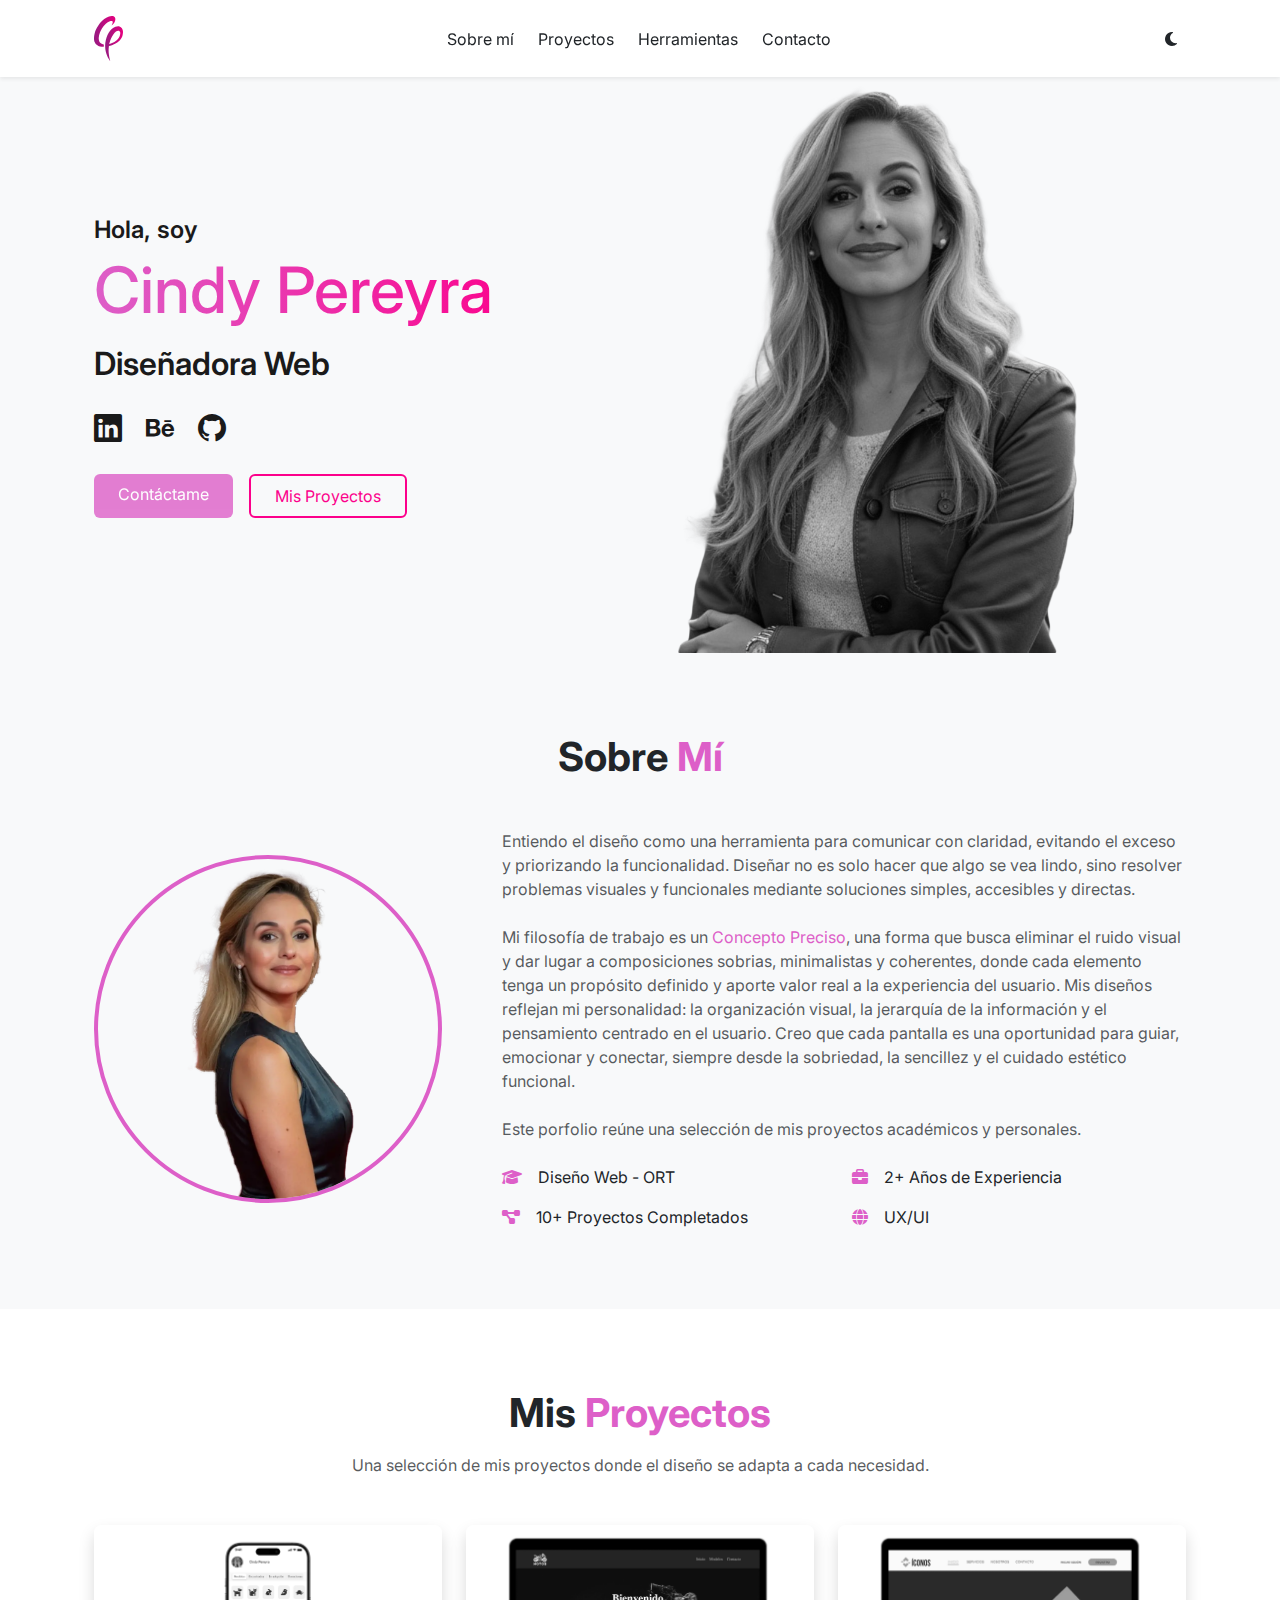
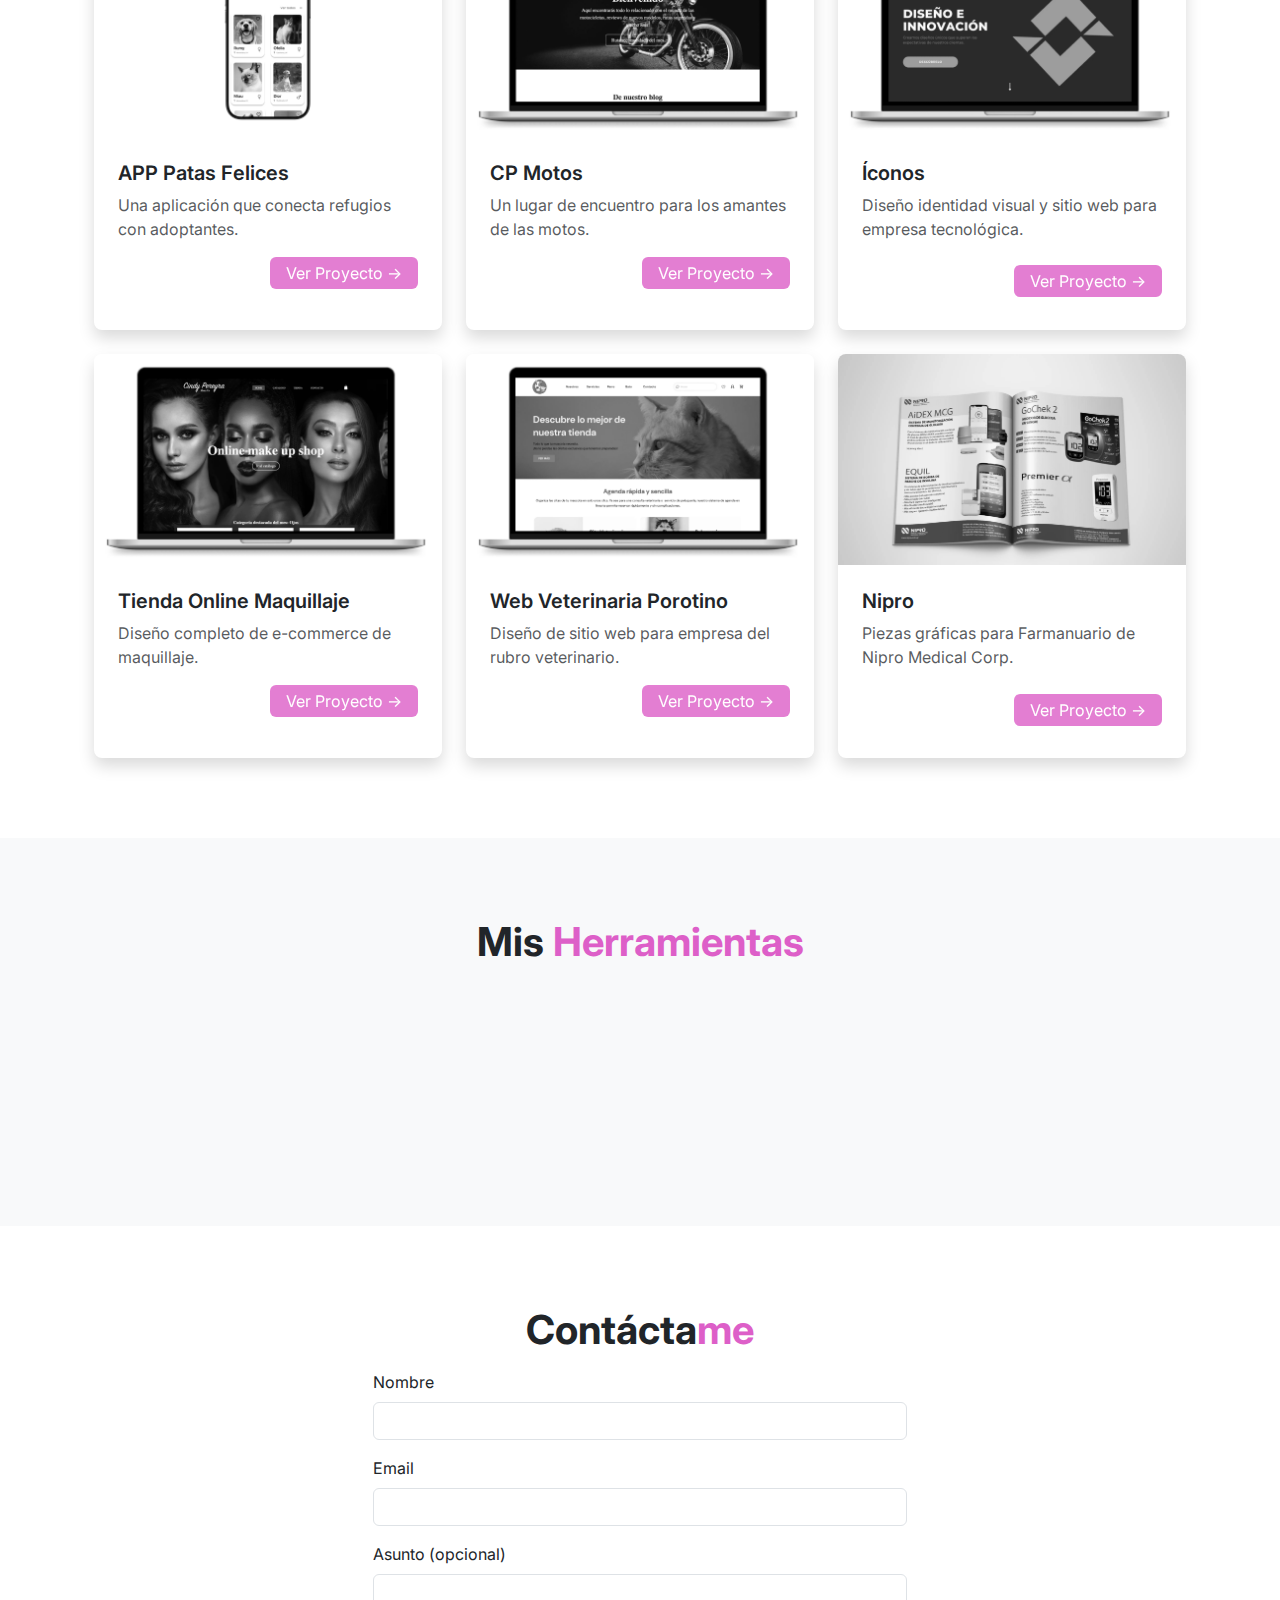
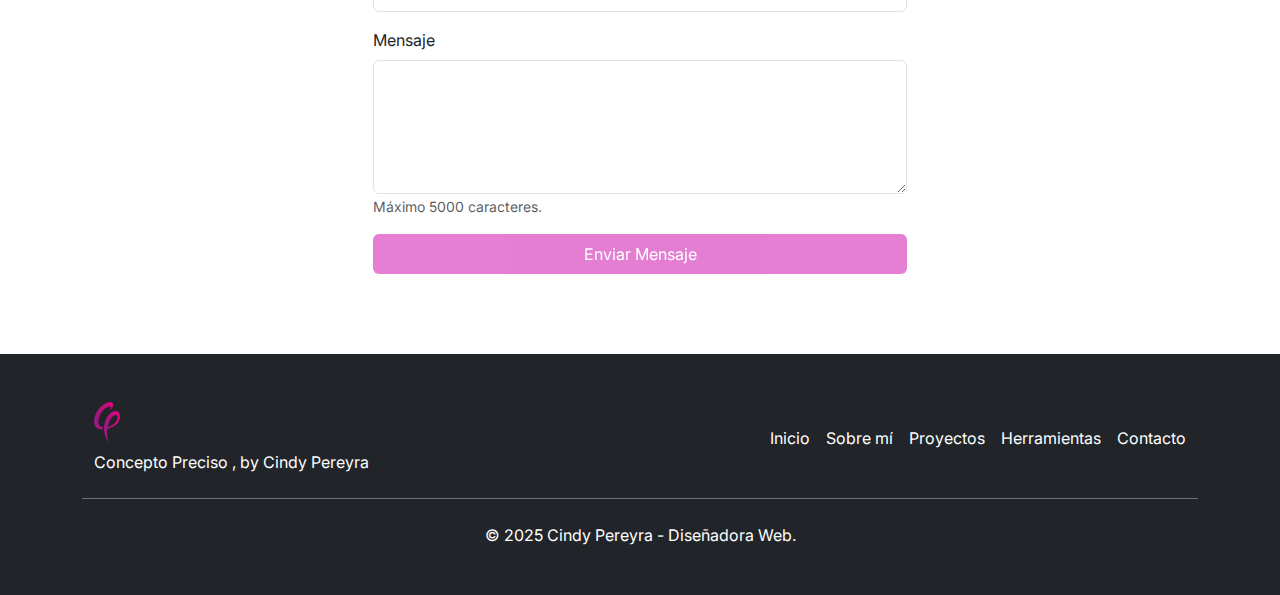
<file: index.html>
<!DOCTYPE html>
<html lang="es">

<head>
    <meta charset="utf-8" />
    <meta content="width=device-width, initial-scale=1.0" name="viewport" />
    <title>Portfolio | Diseñadora Web</title>
    <!-- Favicon -->
    <link rel="icon" href="img/logo_cp_r.svg" type="image/x-icon">
    <!-- CSS Bootstrap -->
    <link href="https://cdn.jsdelivr.net/npm/bootstrap@5.3.0/dist/css/bootstrap.min.css" rel="stylesheet" />
    <link href="https://cdnjs.cloudflare.com/ajax/libs/font-awesome/6.4.0/css/all.min.css" rel="stylesheet">
    <link href="https://cdn.jsdelivr.net/npm/bootstrap-icons@1.10.0/font/bootstrap-icons.css" rel="stylesheet" />
    <link href="https://fonts.googleapis.com/css2?family=Inter:wght@400;600;700&display=swap" rel="stylesheet" />
    <link href="styles.css" rel="stylesheet" />
</head>

<body class="dark-mode-transition">
    <!-- Header -->
    <header class="shadow-sm">
        <div class="container px-4 py-3">
            <div class="d-flex justify-content-between align-items-center">
                <!-- Logo -->
                <a href="#" class="logo-navbar">
                    <img src="img/logo_cp_r.svg" alt="Cindy Pereyra Logo">
                </a>
                <!-- Barra de menú para Desktop -->
                <nav class="d-none d-md-flex gap-4">
                    <a class="text-decoration-none text-dark hover-menu" href="#about">Sobre mí</a>
                    <a class="text-decoration-none text-dark hover-menu" href="#proyectos">Proyectos</a>
                    <a class="text-decoration-none text-dark hover-menu" href="#herramientas">Herramientas</a>
                    <a class="text-decoration-none text-dark hover-menu" href="#contact">Contacto</a>
                </nav>
                <div class="d-flex align-items-center gap-3">
                    <!-- Botón de Dark Mode -->
                    <button class="btn p-2 rounded-circle hover-bg" id="botonDarkMode">
                        <i class="fas fa-moon text-dark" id="iconoDarkMode"></i>
                    </button>
                    <!-- Botón de Menú Mobile -->
                    <button class="d-md-none btn p-2 rounded-circle hover-bg " id="mobile-menu-button">
                        <i class="fas fa-bars text-dark"></i>
                    </button>
                </div>
            </div>
            <!-- Menú Mobile -->
            <div class="mt-3 pb-3 d-none" id="mobile-menu">
                <a class="d-block py-2 text-decoration-none text-dark hover-menu" href="#about">Sobre mí</a>
                <a class="d-block py-2 text-decoration-none text-dark hover-menu" href="#proyectos">Proyectos</a>
                <a class="d-block py-2 text-decoration-none text-dark hover-menu" href="#herramientas">Herramientas</a>
                <a class="d-block py-2 text-decoration-none text-dark hover-menu" href="#contact">Contacto</a>
            </div>
        </div>
    </header>
    <!-- Hero -->
    <section class="hero-alto" id="home">
        <div class="container px-4">
            <div class="row align-items-center">
                <!-- Columna izquierda: texto -->
                <div class="col-md-5 text-center text-md-start mb-5 mb-md-0">
                    <p class="intro fw-semibold mb-1">Hola, soy</p>
                    <h1 class="titulo-hero mb-3 text-gradient">Cindy Pereyra</h1>
                    <h2 class="subtitulo-hero fw-semibold mb-4">Diseñadora Web</h2>
                    <ul
                        class="social-icons list-unstyled d-flex gap-4 mb-4 justify-content-center justify-content-md-start">
                        <li>
                            <a aria-label="LinkedIn" class="social-link"
                                href="https://www.linkedin.com/in/cindypereyra/" target="_blank">
                                <i class="bi bi-linkedin"></i>
                            </a>
                        </li>
                        <li>
                            <a aria-label="Behance" class="social-link" href="https://www.behance.net/cindypereyra"
                                target="_blank">
                                <i class="bi bi-behance"></i>
                            </a>
                        </li>
                        <li>
                            <a aria-label="GitHub" class="social-link" href="https://github.com/cindypereyra"
                                target="_blank">
                                <i class="bi bi-github"></i>
                            </a>
                        </li>
                    </ul>
                    <div class="d-flex flex-column flex-md-row gap-3 justify-content-center justify-content-md-start">
                        <a class="btn btn-primary-gradient px-4 py-2 rounded" href="#contact">Contáctame</a>
                        <a class="btn btn-outline-gradient px-4 py-2 rounded" href="#proyectos">Mis Proyectos</a>
                    </div>
                </div>
                <!-- Columna derecha: imagen -->
                <div class="col-md-7 d-flex align-items-center justify-content-center">
                    <img src="img/hero_cin.png" alt="Cindy Pereyra" class="hero-img">
                </div>
            </div>
        </div>
        </div>
    </section>
    <!-- Section Sobre Mi -->
    <section class="section bg-light" id="about">
        <div class="container px-4">
            <h2 class="text-center fs-1 fw-bold mb-5">Sobre <span class="text-primary-custom">Mí</span></h2>
            <div class="row align-items-center">
                <div class="col-md-4 mb-5 mb-md-0 d-flex justify-content-center">
                    <div class="about-img-container">
                        <img alt="Cindy" class="w-100 h-100 object-fit-cover" src="img/about_me_Cin.webp" />
                    </div>


                </div>
                <div class="col-md-8 ps-md-5">
                    <p class="text-muted mb-4">
                        Entiendo el diseño como una herramienta para comunicar con claridad, evitando el exceso y
                        priorizando la funcionalidad. Diseñar no es solo hacer que algo se vea lindo,
                        sino resolver problemas visuales y funcionales mediante soluciones simples, accesibles y
                        directas.
                    </p>
                    <p class="text-muted mb-4">
                        Mi filosofía de trabajo es un <span class="text-primary-custom">Concepto Preciso</span>, una
                        forma que busca eliminar
                        el ruido visual y dar lugar a composiciones sobrias, minimalistas y coherentes,
                        donde cada elemento tenga un propósito definido y aporte valor real a la experiencia
                        del usuario.
                        Mis diseños reflejan mi personalidad: la organización visual, la jerarquía de la
                        información y el pensamiento centrado en el usuario. Creo que cada pantalla es una
                        oportunidad para guiar, emocionar y conectar, siempre desde la sobriedad, la sencillez
                        y el cuidado estético funcional.
                    </p>
                    <p class="text-muted mb-4">
                        Este porfolio reúne una selección de mis proyectos académicos y personales.
                    </p>


                    <div class="row g-3">
                        <div class="col-6 d-flex align-items-center">
                            <i class="fas fa-graduation-cap text-primary-custom me-3"></i>
                            <span>Diseño Web - ORT</span>
                        </div>
                        <div class="col-6 d-flex align-items-center">
                            <i class="fas fa-briefcase text-primary-custom me-3"></i>
                            <span>2+ Años de Experiencia</span>
                        </div>
                        <div class="col-6 d-flex align-items-center">
                            <i class="fas fa-project-diagram text-primary-custom me-3"></i>
                            <span>10+ Proyectos Completados</span>
                        </div>
                        <div class="col-6 d-flex align-items-center">
                            <i class="fas fa-globe text-primary-custom me-3"></i>
                            <span>UX/UI</span>
                        </div>
                    </div>
                </div>
            </div>
        </div>
    </section>
    <!-- Section de Proyecto -->
    <section class="section" id="proyectos">
        <div class="container px-4">
            <h2 class="text-center fs-1 fw-bold mb-3">Mis <span class="text-primary-custom">Proyectos</span></h2>
            <p class="text-center text-muted mb-5 mx-auto"> Una selección de mis proyectos donde el diseño se adapta a cada necesidad. </p>
            <div class="row g-4">
                <!-- Proyecto 1 -->
                <div class="col-12 col-md-6 col-lg-4">
                    <div class="card-proyecto bg-white rounded-3 overflow-hidden shadow h-100">
                        <div class="overflow-hidden">
                            <img alt="Proyecto APP Patas Felices" class="w-100 h-100 object-fit-cover"
                                src="img/proyectos/proyecto_APP_1.webp" />
                        </div>
                        <div class="p-4">
                            <h3 class="fs-5 fw-semibold mb-2">APP Patas Felices</h3>
                            <p class="text-muted mb-3">Una aplicación que conecta refugios con adoptantes.</p>
                            <div class="d-flex justify-content-between align-items-center mt-3">
                                <div class="d-flex flex-wrap gap-2">
                                    <span class="badge bg-opacity-10">Figma</span>
                                </div>
                                <a class="btn btn-primary-gradient px-3 py-1 rounded"
                                    href="/producto.html?id=patasfelices">Ver Proyecto →</a>
                            </div>

                        </div>
                    </div>
                </div>
                <!-- Proyecto 2 -->
                <div class="col-12 col-md-6 col-lg-4">
                    <div class="card-proyecto bg-white rounded-3 overflow-hidden shadow h-100">
                        <div class="overflow-hidden">
                            <img alt="Proyecto App Finanzas" class="w-100 h-100 object-fit-cover"
                                src="img/proyectos/proyecto_motos_1.webp" />
                        </div>
                        <div class="p-4">
                            <h3 class="fs-5 fw-semibold mb-2">CP Motos</h3>
                            <p class="text-muted mb-3">Un lugar de encuentro para los amantes de las motos.</p>
                            <div class="d-flex justify-content-between align-items-center mt-3">
                                <div class="d-flex flex-wrap gap-2">
                                    <span class="badge bg-opacity-10">Wordpress</span>
                                </div>
                                <a class="btn btn-primary-gradient px-3 py-1 rounded" href="/producto.html?id=motos">Ver
                                    Proyecto →</a>
                            </div>
                        </div>
                    </div>
                </div>
                <!-- Proyecto 3 -->
                <div class="col-12 col-md-6 col-lg-4">
                    <div class="card-proyecto bg-white rounded-3 overflow-hidden shadow h-100">
                        <div class="overflow-hidden">
                            <img alt="Proyecto Web Corporativa" class="w-100 h-100 object-fit-cover"
                                src="img/proyectos/iconos.webp" />
                        </div>
                        <div class="p-4">
                            <h3 class="fs-5 fw-semibold mb-2">Íconos</h3>
                            <p class="text-muted mb-3">Diseño identidad visual y sitio web para empresa
                                tecnológica. </p>
                            <div class="d-flex justify-content-between align-items-center mt-3">
                                <div class="d-flex flex-wrap gap-2">
                                    <span class="badge bg-opacity-10">illustrator</span>
                                    <span class="badge bg-opacity-10">Photoshop</span>
                                </div>
                                <a class="btn btn-primary-gradient px-3 py-1 rounded"
                                    href="/producto.html?id=iconos">Ver Proyecto →</a>
                            </div>
                        </div>
                    </div>
                </div>
            <!-- </div>
        </div>
        <div class="container px-4 mt-separador">
            <div class="row g-4"> -->
                <!-- Proyecto 4 -->
                <div class="col-12 col-md-6 col-lg-4">
                    <div class="card-proyecto bg-white rounded-3 overflow-hidden shadow h-100">
                        <div class="overflow-hidden">
                            <img alt="Proyecto E-commerce" class="w-100 h-100 object-fit-cover"
                                src="img/proyectos/proyecto_makeup_1.webp" />
                        </div>
                        <div class="p-4">
                            <h3 class="fs-5 fw-semibold mb-2">Tienda Online Maquillaje</h3>
                            <p class="text-muted mb-3">Diseño completo de e-commerce de maquillaje.</p>
                            <div class="d-flex justify-content-between align-items-center mt-3">
                                <div class="d-flex flex-wrap gap-2">
                                    <span class="badge bg-opacity-10">HTML</span>
                                    <span class="badge bg-opacity-10">CSS</span>
                                    <span class="badge bg-opacity-10">Js</span>
                                </div>
                                <a class="btn btn-primary-gradient px-3 py-1 rounded"
                                    href="/producto.html?id=makeup">Ver Proyecto →</a>
                            </div>
                        </div>
                    </div>
                </div>
                <!-- Proyecto 5 -->
                <div class="col-12 col-md-6 col-lg-4">
                    <div class="card-proyecto bg-white rounded-3 overflow-hidden shadow h-100">
                        <div class="overflow-hidden">
                            <img alt="Proyecto App Finanzas" class="w-100 h-100 object-fit-cover"
                                src="img/proyectos/proyecto_porotino_1.webp" />
                        </div>
                        <div class="p-4">
                            <h3 class="fs-5 fw-semibold mb-2">Web Veterinaria Porotino</h3>
                            <p class="text-muted mb-3">Diseño de sitio web para empresa del rubro veterinario.</p>
                            <div class="d-flex justify-content-between align-items-center mt-3">
                                <div class="d-flex flex-wrap gap-2">
                                    <span class="badge bg-opacity-10">Node JS</span>
                                    <span class="badge bg-opacity-10">Mongo </span>
                                </div>
                                <a class="btn btn-primary-gradient px-3 py-1 rounded"
                                    href="/producto.html?id=veterinaria">Ver Proyecto →</a>
                            </div>
                        </div>
                    </div>
                </div>
                <!-- Proyecto 6 -->
                <div class="col-12 col-md-6 col-lg-4">
                    <div class="card-proyecto bg-white rounded-3 overflow-hidden shadow h-100">
                        <div class="overflow-hidden">
                            <img alt="Proyecto Web Corporativa" class="w-100 h-100 object-fit-cover"
                                src="img/proyectos/Nipro_1.webp" />
                        </div>
                        <div class="p-4">
                            <h3 class="fs-5 fw-semibold mb-2">Nipro</h3>
                            <p class="text-muted mb-3">Piezas gráficas para Farmanuario de Nipro Medical Corp.</p>
                            <div class="d-flex justify-content-between align-items-center mt-3">
                                <div class="d-flex flex-wrap gap-2">
                                    <span class="badge bg-opacity-10">Photoshop</span>
                                    <span class="badge bg-opacity-10">illustrator</span>
                                </div>
                                <a class="btn btn-primary-gradient px-3 py-1 rounded"
                                    href="/producto.html?id=nipro">Ver Proyecto →</a>
                            </div>
                        </div>
                    </div>
                </div>
            </div>
        </div>
    </section>
    <!-- Section de Herramientas -->
    <section class="section bg-light" id="herramientas">
        <h2 class="text-center fs-1 fw-bold mb-5">Mis <span class="text-primary-custom">Herramientas</span></h2>
        <div class="wrapper">
            <div class="item item1"><img src="img/herramientas/html.svg" alt="HTML5" class="logo-skill"></div>
            <div class="item item2"><img src="img/herramientas/css.svg" alt="CSS3" class="logo-skill"></div>
            <div class="item item3"><img src="img/herramientas/javascript.svg" alt="JavaScript" class="logo-skill">
            </div>
            <div class="item item4"><img src="img/herramientas/github.svg" alt="GitHub" class="logo-skill"></div>
            <div class="item item5"><img src="img/herramientas/vsc.svg" alt="Visual Studio Code" class="logo-skill">
            </div>
            <div class="item item6"><img src="img/herramientas/netlify.svg" alt="Netlify" class="logo-skill"></div>
            <div class="item item7"><img src="img/herramientas/mongo.svg" alt="Mongo DB" class="logo-skill"></div>
            <div class="item item8"><img src="img/herramientas/figma.svg" alt="Figma" class="logo-skill"></div>
            <div class="item item9"><img src="img/herramientas/photoshop.svg" alt="photoshop" class="logo-skill"></div>
            <div class="item item10"><img src="img/herramientas/illustrator.svg" alt="illustrator" class="logo-skill">
            </div>
            <div class="item item11"><img src="img/herramientas/indesign.svg" alt="indesign" class="logo-skill"></div>
            <div class="item item12"><img src="img/herramientas/wordpress.svg" alt="wordpress" class="logo-skill"></div>
            <div class="item item13"><img src="img/herramientas/sass.svg" alt="sass" class="logo-skill"></div>
            <div class="item item14"><img src="img/herramientas/slack-.svg" alt="slack" class="logo-skill"></div>
            <div class="item item15"><img src="img/herramientas/render.svg" alt="render" class="logo-skill"></div>
            <div class="item item16"><img src="img/herramientas/bootstrap.svg" alt="bootstrap" class="logo-skill"></div>
            <div class="item item17"><img src="img/herramientas/trello.svg" alt="trello" class="logo-skill"></div>
        </div>
    </section>


    <!-- Section de Contacto -->
    <section class="section" id="contact">
        <div class="container px-4">
            <h2 class="text-center fs-1 fw-bold mb-3">Contácta<span class="text-primary-custom">me</span></h2>
            <div class="row g-4 justify-content-center">
                <div class="col-lg-6">
                    <form name="contacto" method="POST" data-netlify="true">
                        <input type="hidden" name="form-name" value="contacto" />

                        <div class="mb-3">
                            <label class="form-label" for="name">Nombre</label>
                            <input class="form-control" id="name" name="name" type="text" required />
                        </div>

                        <div class="mb-3">
                            <label class="form-label" for="email">Email</label>
                            <input class="form-control" id="email" name="email" type="email" required />
                        </div>

                        <div class="mb-3">
                            <label class="form-label" for="subject">Asunto (opcional)</label>
                            <input class="form-control" id="subject" name="subject" type="text" />
                        </div>

                        <div class="mb-3">
                            <label class="form-label" for="message">Mensaje</label>
                            <textarea class="form-control" id="message" name="message" rows="5" maxlength="5000"
                                required></textarea>
                            <small class="form-text text-muted">Máximo 5000 caracteres.</small>
                        </div>

                        <button class="btn btn-primary-gradient w-100 py-2" type="submit">Enviar Mensaje</button>
                    </form>
                </div>
            </div>
        </div>
    </section>
    <!-- Footer -->
    <footer class="bg-dark text-white py-5">
        <div class="container px-4">
            <div class="row align-items-center">
                <div class="col-md-6 mb-4 mb-md-0 d-none d-md-block">
                    <!-- Logo -->
                    <a href="#" class="d-flex align-items-center mb-2">
                        <img src="img/logo_cp_r.svg" alt="Cindy Pereyra Logo" height="40">
                    </a>
                    <p class="mt-2 mb-0"><span> Concepto Preciso </span>, by Cindy Pereyra</p>
                </div>
               <div class="col-lg-6 d-flex justify-content-lg-end gap-lg-3 d-none d-lg-flex">
                    <a class="text-decoration-none text-white hover-menu" href="#">Inicio</a>
                    <a class="text-decoration-none text-white hover-menu" href="#about">Sobre mí</a>
                    <a class="text-decoration-none text-white hover-menu" href="#proyectos">Proyectos</a>
                    <a class="text-decoration-none text-white hover-menu" href="#herramientas">Herramientas</a>
                    <a class="text-decoration-none text-white hover-menu" href="#contact">Contacto</a>
                </div>
                <div class="border-top border-secondary mt-4 pt-4 text-center">
                    <p class="mb-0">© 2025 Cindy Pereyra - Diseñadora Web.</p>
                </div>
            </div>
    </footer>
    <script src="https://cdn.jsdelivr.net/npm/bootstrap@5.3.0/dist/js/bootstrap.bundle.min.js"></script>
    <script src="js/index.js"></script>
</body>

</html>
</file>
<file: styles.css>
* {
    margin: 0;
    padding: 0;
    box-sizing: border-box;
}

:root {
    --bg-hero: #f8f9fa;
    --text-main: #1a1a1a;
    --gradient-start: #dd5fc8;
    --gradient-end: #fc008b;

    /* Tipografías */
    --font-family: 'Inter', sans-serif;
}

.lead, h3, h4 {
    font-size: 1.25rem;
}


body.dark-mode {
    --bg-hero: #0d1117;
    --text-main: #f8f9fa;
}


/* Transiciones para dark mode */
.dark-mode-transition * {
    transition: background-color 0.3s ease, color 0.3s ease, border-color 0.3s ease;
}

/* Estilos personalizados */
body {
    min-height: 100vh;
    font-family: var(--font-family);
}

h1, h2, h3, h4, h5, h6 {
    font-family: var(--font-family);
}

.btn {
  white-space: nowrap;
  flex-shrink: 0; 
}

/* Dark mode styles */
body.dark-mode {
    background-color: #1a1a1a;
    color: #f8f9fa;
}

body.dark-mode .bg-light {
    background-color: #343a40 !important;
}

body.dark-mode .text-dark {
    color: #f8f9fa !important;
}

body.dark-mode .text-muted {
    color: #adb5bd !important;
}

body.dark-mode .bg-white {
    background-color: #212529 !important;
}

body.dark-mode .border {
    border-color: #495057 !important;
}

/* Section padding */
.section {
    padding: 5rem 0;
}

.text-primary-custom {
    color: var(--gradient-start);
}

.border-primary-custom {
    border-color: var(--gradient-end);
}

/* Hover para menú principal */
.hover-menu {
    position: relative;
    display: inline-block;
    overflow: hidden;
    transition: color 0.3s ease;
}

.hover-menu::after {
    content: "";
    position: absolute;
    bottom: 0;
    left: 0;
    width: 0%;
    height: 2px;
    background: linear-gradient(to right, var(--gradient-start), var(--gradient-end));
    transition: width 0.3s ease;
}

.hover-menu:hover {
    color: var(--gradient-start) !important;
}

.hover-menu:hover::after {
    width: 100%;
}


.hover-menu::after {
    content: "";
    position: absolute;
    width: 0%;
    height: 2px;
    left: 0;
    bottom: 0;
    background: linear-gradient(to right, var(--gradient-start), var(--gradient-end));
    transition: width 0.3s ease;
}

.hero-img {
    min-width: 60vw;
    height: auto;
    display: flex;
    align-items: end;
    justify-content: center;
    overflow: hidden;
}



/* Header styles */
header {
    position: sticky;
    top: 0;
    z-index: 1000;
    backdrop-filter: blur(10px);
    background-color: rgba(255, 255, 255, 0.8);
}

header img {
    height: 5vh;
}

body.dark-mode header {
    background-color: rgba(33, 37, 41, 0.8) !important;
}

.logo-navbar {
    display: flex;
    align-items: center;
    height: 100%;
}


/*  section de Hero  */
.hero-alto {
    display: flex;
    align-items: center;
    background-color: var(--bg-hero);
    color: var(--text-main);
}

.intro {
    font-size: 1.25rem;
    color: var(--text-main);
}

.titulo-hero {
    font-size: 2.5rem;
    line-height: 1.2;
}

.subtitulo-hero {
    font-size: 1.5rem;
    color: var(--text-main);
}

.social-icons li {
    display: inline-block;
}

.social-link {
    font-size: 1.75rem;
    color: var(--text-main);
    transition: color 0.3s ease;
}

.social-link:hover {
    color: var(--gradient-end);
}

.mt-separador {
    margin-top: 2rem;
}

.text-gradient {
    background: linear-gradient(to right, var(--gradient-start), var(--gradient-end));
    -webkit-background-clip: text;
    -webkit-text-fill-color: transparent;
}

.btn-primary-gradient {
    background: var(--gradient-start);
    border: none;
    color: white;
    transition: 0.3s;
    opacity: 0.8;
}

.btn-primary-gradient:hover {
    background: var(--gradient-end);
    opacity: 1;
}

.btn-outline-gradient {
    background: transparent;
    border: 2px solid var(--gradient-end);
    color: var(--gradient-end);
    transition: 0.3s;
}

.btn-outline-gradient:hover {
    background-color: var(--gradient-end);
    color: white;
}

.border-gradient {
    padding: 5px;
    border-radius: 50%;
    background: linear-gradient(to right, var(--gradient-start), var(--gradient-end));
}


/* sobre mi */

.about-img-container {
    width: 100%;
    max-width: 350px;
    aspect-ratio: 1/1;
    border-radius: 50%;
    overflow: hidden;
    border: 4px solid var(--gradient-start);
    margin: 0 auto;
}


/* mis proyectos */

.card-proyecto .btn {
  margin-top: 0 !important;
}

.card-proyecto img {
    filter: grayscale(100%);
    transition: filter 0.5s ease;
}

.card-proyecto:hover img {
    filter: grayscale(0%);
    transform: translateY(-2px);
    box-shadow: 0 10px 20px rgba(0, 0, 0, 0.1);
}

.item img.logo-skill {
    max-width: 80%;
    max-height: 80%;
    object-fit: contain;
    padding: 10px;
}


/* herramientas */

.wrapper {
    width: auto;
    max-width: 1536px;
    margin-inline: auto;
    position: relative;
    height: 100px;
    margin-top: 5rem;
    overflow: hidden;
    mask-image: linear-gradient(to right,
            rgba(0, 0, 0, 0),
            rgba(0, 0, 0, 1) 20%,
            rgba(0, 0, 0, 1) 80%,
            rgba(0, 0, 0, 0));
}


.badge-tool {
    display: inline-block;
    padding: 4px 12px;
    font-size: 0.75rem;
    border-radius: 50px;
    background-color: #e0d7f7;
    color: var(--gradient-start);
    border: 1px solid var(--gradient-start);
    font-weight: 600;
    text-transform: none;
}

/* Modo oscuro para heeramientas */
body.dark-mode .badge-tool {
    background-color: #3a2b5f;
    color: #f8f9fa;
    border: 1px solid var(--gradient-end);
}

.item {
    width: 120px;
    height: 100px;
    display: flex;
    justify-content: center;
    align-items: center;
    position: absolute;
    left: max(calc(120px * 17), 100%);
    animation-name: scrollLeft;
    animation-duration: 30s;
    animation-timing-function: linear;
    animation-iteration-count: infinite;
    border-radius: 8px;
}

.item1 {
    animation-delay: calc(30s / 17 * (17 - 1) * -1);
}

.item2 {
    animation-delay: calc(30s / 17 * (17 - 2) * -1);
}

.item3 {
    animation-delay: calc(30s / 17 * (17 - 3) * -1);
}

.item4 {
    animation-delay: calc(30s / 17 * (17 - 4) * -1);
}

.item5 {
    animation-delay: calc(30s / 17 * (17 - 5) * -1);
}

.item6 {
    animation-delay: calc(30s / 17 * (17 - 6) * -1);
}

.item7 {
    animation-delay: calc(30s / 17 * (17 - 7) * -1);
}

.item8 {
    animation-delay: calc(30s / 17 * (17 - 8) * -1);
}

.item9 {
    animation-delay: calc(30s / 17 * (17 - 9) * -1);
}

.item10 {
    animation-delay: calc(30s / 17 * (17 - 10) * -1);
}

.item11 {
    animation-delay: calc(30s / 17 * (17 - 11) * -1);
}

.item12 {
    animation-delay: calc(30s / 17 * (17 - 12) * -1);
}

.item13 {
    animation-delay: calc(30s / 17 * (17 - 13) * -1);
}

.item14 {
    animation-delay: calc(30s / 17 * (17 - 14) * -1);
}

.item15 {
    animation-delay: calc(30s / 17 * (17 - 15) * -1);
}

.item16 {
    animation-delay: calc(30s / 17 * (17 - 16) * -1);
}

.item17 {
    animation-delay: calc(30s / 17 * (17 - 17) * -1);
}

@keyframes scrollLeft {
    to {
        left: -2500px;
    }
}

/* para el carrousel */
.custom-carousel-size {
    width: 100%;
    max-width: 800px;
    margin: 0 auto;
    position: relative;
    overflow: hidden;
    border-radius: 8px;
    background-color: #ffffff;
}

body.dark-mode .custom-carousel-size {
    background-color: #000000;
}

.custom-carousel-size .carousel-inner img {
    width: 100%;
    height: 100%;
    object-fit: contain;
    object-position: center;
}

.custom-carousel-icon {
    color: var(--gradient-start);
    font-size: 2rem;
}

@media (max-width: 767px) {
    .custom-carousel-size .carousel-inner img {
        object-fit: cover;
    }

    .custom-carousel-size {
        height: auto;
    }

    .custom-carousel-size video,
    .custom-carousel-size img {
        height: auto;
        max-height: 80vh;
    }

    .hero-img {
        width: 100%;
        height: auto;
        margin: 0 auto;
    }
}

@media (min-width: 768px) {
    .intro {
        font-size: 1.5rem;
    }

    .titulo-hero {
        font-size: 4rem;
    }

    .subtitulo-hero {
        font-size: 2rem;
    }

    #iframePrototipoContainer iframe {
        height: 70vh;
    }
}


/* para el iframe */
#iframePrototipoContainer iframe {
    width: 100%;
    max-width: 1200px;
    height: 60vh;
    border: 1px solid rgba(0, 0, 0, 0.1);
    border-radius: 8px;
}


@media (min-width: 1200px) {
    #iframePrototipoContainer iframe {
        height: 75vh;
    }
}
</file>
